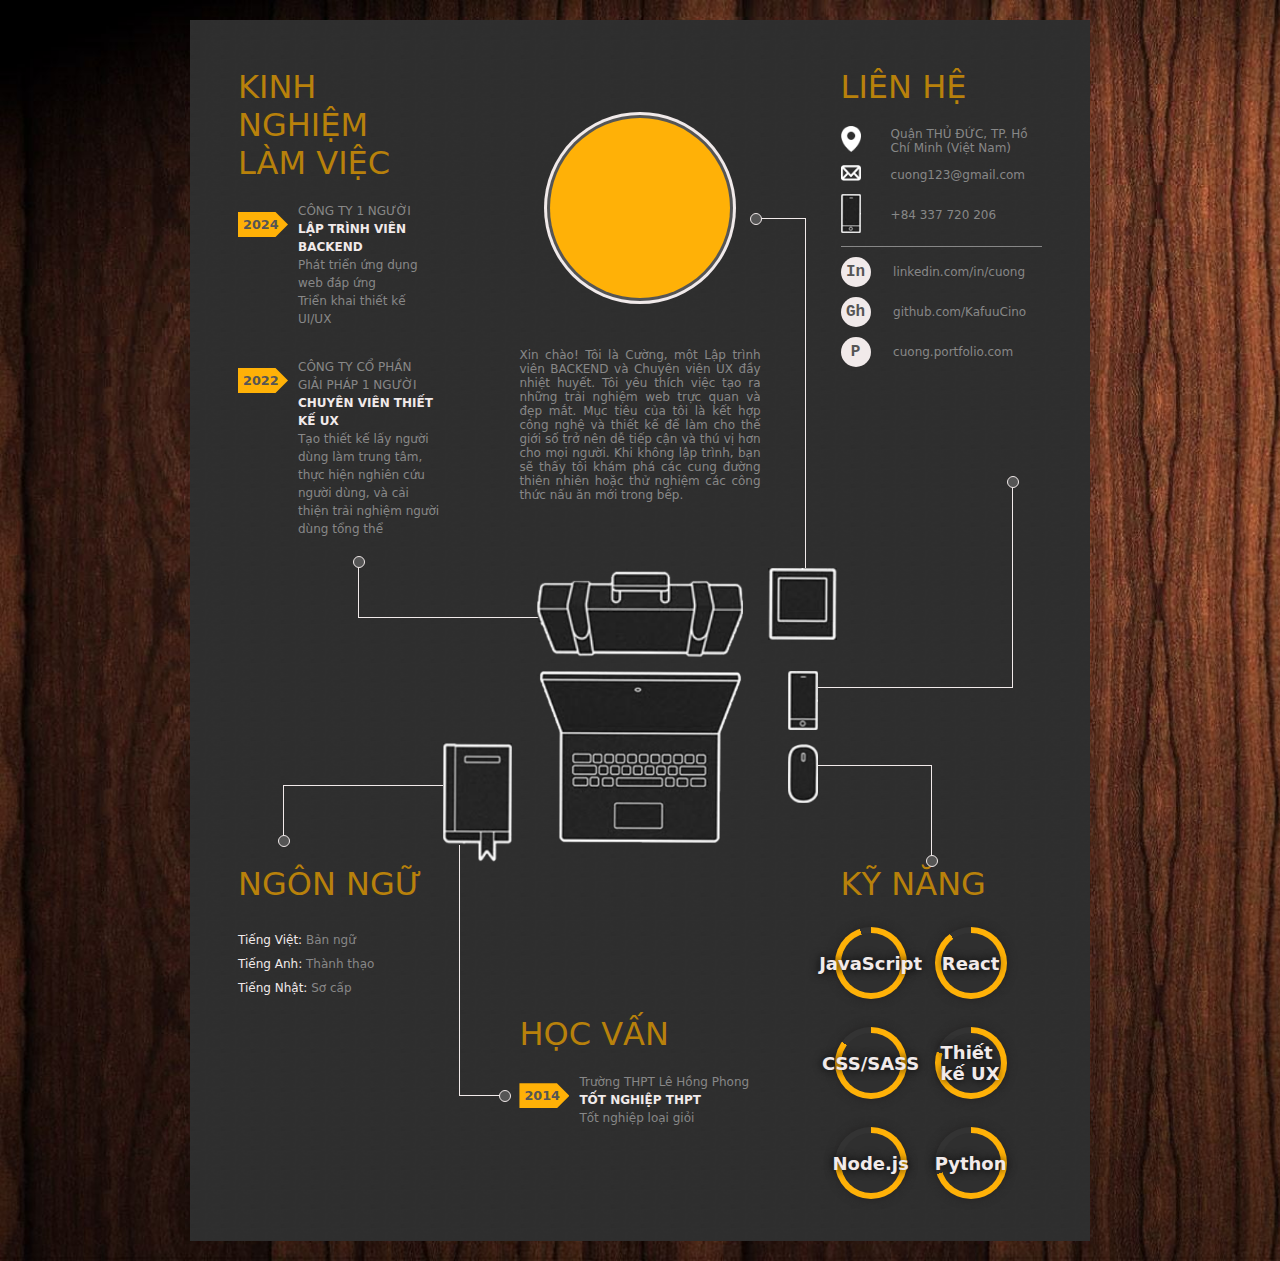
<file: index.html>
<!DOCTYPE html>
<html lang="en">
<head>
    <meta charset="UTF-8">
    <title>Document</title>
    <link rel="stylesheet" href="style.css">
</head>
<body>
    <div class="container">

        <div class="row1">
            <div class="work">
                <div class="title">
                    KINH NGHIỆM <br>
                    LÀM VIỆC
                </div>
                <div class="list">
                    <div class="item">
                        <div class="year"><span>2024</span></div>
                        <div class="content">
                            <div class="company">CÔNG TY 1 NGƯỜI</div>
                            <div class="job">
                                LẬP TRÌNH VIÊN BACKEND
                            </div>
                            <div class="describe">
                                Phát triển ứng dụng web đáp ứng <br>
                                Triển khai thiết kế UI/UX
                            </div>
                        </div>
                    </div>
                    

                    <div class="item">
                        <div class="year"><span>2022</span></div>
                        <div class="content">
                            <div class="company">CÔNG TY CỔ PHẦN GIẢI PHÁP 1 NGƯỜI</div>
                            <div class="job">
                                CHUYÊN VIÊN THIẾT KẾ UX
                            </div>
                            <div class="describe">
                                Tạo thiết kế lấy người dùng làm trung tâm, 
                                thực hiện nghiên cứu người dùng, 
                                và cải thiện trải nghiệm người dùng tổng thể
                            </div>
                        </div>
                    </div>
                </div>
            </div>
            <div class="intro">
                <div class="avatar">
                </div>
                <div class="content">
                    Xin chào! Tôi là Cường, 
                    một Lập trình viên BACKEND và Chuyên viên UX đầy nhiệt huyết.
                    Tôi yêu thích việc tạo ra những trải nghiệm web trực quan và đẹp mắt.
                    Mục tiêu của tôi là kết hợp công nghệ và thiết kế
                    để làm cho thế giới số trở nên dễ tiếp cận và thú vị hơn cho mọi người.
                    Khi không lập trình, bạn sẽ thấy tôi khám phá các cung đường thiên nhiên
                    hoặc thử nghiệm các công thức nấu ăn mới trong bếp.
                </div>
            </div>
            <div class="contact">
                <div class="title">LIÊN HỆ</div>
                <ul>
                    <li>
                        <div>
                            <img src="images/loca.png">
                        </div>
                        <div>
                            Quận THỦ ĐỨC, TP. Hồ Chí Minh (Việt Nam)
                        </div>
                    </li>
                    <li>
                        <div>
                            <img src="images/email.png">
                        </div>
                        <div>
                            cuong123@gmail.com
                        </div>
                    </li>
                    <li>
                        <div>
                            <img src="images/phone.png">
                        </div>
                        <div>
                            +84 337 720 206
                        </div>
                    </li>
                </ul>

                <ul class="link">
                    <li>
                        <div>
                            In
                        </div>
                        <div>
                            linkedin.com/in/cuong
                        </div>
                    </li>
                    <li>
                        <div>
                            Gh
                        </div>
                        <div>
                            github.com/KafuuCino
                        </div>
                    </li>
                    <li>
                        <div>
                            P
                        </div>
                        <div>
                            cuong.portfolio.com
                        </div>
                    </li>
                </ul>
            </div>
        </div>

        <div class="row2">
            <div>
                <img src="images/bag.png" alt="">
            </div>
            <div>
                <img src="images/card.png" alt="">
            </div>
            <div>
                
            </div>
            <div>
                <img src="images/laptop.png" alt="">
            </div>
            <div>
                <img src="images/phone.png" alt="">
            </div>
            <div>
                <img src="images/book.png" alt="">
            </div>
            <div>
                <img src="images/mouse.png" alt="">
            </div>
        </div>

        <div class="row3">
            <div class="language">
                <div class="title">NGÔN NGỮ</div>
                <div>
                    <span>Tiếng Việt:</span> Bản ngữ
                </div>
                <div>
                    <span>Tiếng Anh:</span> Thành thạo
                </div>
                <div>
                    <span>Tiếng Nhật:</span> Sơ cấp
                </div>
            </div>
            <div class="education">
                <div class="title">HỌC VẤN</div>
                <div class="list">
                    
                    <div class="item">
                        <div class="year"><span>2014</span></div>
                        <div class="content">
                            <div class="company">Trường THPT Lê Hồng Phong</div>
                            <div class="job">
                                TỐT NGHIỆP THPT
                            </div>
                            <div class="describe">
                                Tốt nghiệp loại giỏi
                            </div>
                        </div>
                    </div>

                </div>
            </div>
            <div class="skill">
                <div class="title">KỸ NĂNG</div>
                <ul>
                    <li>
                        <div style="--point: 95"></div>
                        <span>JavaScript</span>
                    </li>
                    <li>
                        <div style="--point: 90"></div>
                        <span>React</span>
                    </li>
                    <li>
                        <div style="--point: 85"></div>
                        <span>CSS/SASS</span>
                    </li>
                    <li>
                        <div style="--point: 80"></div>
                        <span>Thiết kế UX</span>
                    </li>
                    <li>
                        <div style="--point: 75"></div>
                        <span>Node.js</span>
                    </li>
                    <li>
                        <div style="--point: 70"></div>
                        <span>Python</span>
                    </li>
                </ul>
            </div>
        </div>
    </div>
</body>
</html>
</file>
<file: style.css>
body{
    margin: 0;
    background-image: url(images/wood.jpg);
    background-size: cover;
    min-height: 100vh;
}
:root{
    --white: rgba(241, 234, 234);
    --light: #eee7;
    --yellow: #FFB107;
    --title: #b8810b;
    --dark: #555;
}
.container{
    width: 900px;
    background-image: url(images/bg.png);
    background-size: 30px;
    margin: 20px auto;
    padding: 3rem;
    box-sizing: border-box;
    color: var(--light);
    font-family: system-ui;
    font-size: 12px;
}
.name{
    text-align: center;
    font-size: 2.2rem;
    padding-bottom: 20px;
    color: var(--white);
}
.name span{
    font-weight: bold;
}
/* row1 */
.row1{
    display: grid;
    grid-template-columns: 1fr 30% 1fr;
    gap: 80px;
}
.title{
    color: var(--title);
    font-size: 2rem;
    margin-bottom: 20px;
    font-weight: 100;
}
.list{
    display: grid;
    gap: 30px;
    padding-bottom: 30px;
}
.list .item{
    display: grid;
    grid-template-columns: 50px 1fr;
    gap: 10px;
}
.list .item .year span{
    background-color: var(--yellow);
    color: var(--dark);
    font-weight: bold; 
    padding: 5px 15px 5px 5px;
    display: block;
    font-size: 0.8rem;
    transform: translateY(10px);
    clip-path: polygon(
        0% 0%, 75% 0%, 100% 50%, 75% 100%, 0% 100%
    );
}
.list .item .content{
    line-height: 18px;
}
.list .item .content .job{
    color: var(--white);
    font-weight: bold;
}

.contact ul{
    padding: 0;
    margin: 0;
    list-style: none;
}
.contact li{
    display: flex;
    justify-content: start;
    align-items: center;
    gap: 30px;
    margin-bottom: 10px;
}
.contact li img{
    width: 20px;
}
.contact .link{
    border-top: 1px solid var(--light);
    padding: 10px 0 0 0;
}
.contact .link li {
    gap: 22.5px;
}
.contact .link li div:nth-child(1){
    width: 30px;
    height: 30px;
    background-color: var(--white);
    color: var(--dark);
    display: flex;
    justify-content: center;
    align-items: center;
    font-weight: bold;
    line-height: 0;
    border-radius: 50%;
    font-size: large;
    font-family: monospace;
}

/* intro */
.intro{
    display: flex;
    flex-direction: column;
    justify-content: start;
    align-items: center;
    gap: 50px;
    padding-top: 50px;
}
.avatar{
    width: 180px;
    height: 180px;
    background-color: var(--yellow);
    border-radius: 50%;
    box-shadow: 
        0 0 0 3px var(--dark),
        0 0 0 6px var(--white)
        ;
    position: relative;
}
.avatar img{
    position: absolute;
    bottom: 0;
    width: 100%;
    height: 130%;
    border-bottom-left-radius: 41%;
    border-bottom-right-radius: 41%;
    object-fit: cover;
}
.intro .content{
    text-align: justify;
    padding-bottom: 50px;
}
.row2 img{
    width: 90%;
    position: relative;
    z-index: 1;
}
.row2 div{
    text-align: center;
}
.row2{
    width: 50%;
    margin: auto;
}
.row2{
    display: grid;
    grid-template-columns: 1fr 3fr 1fr;
    gap: 10px;
}
.row2 div:nth-child(1){
    grid-column-start: 2;
    grid-column-end: 3;
}
.row2 div:nth-child(4){
    grid-column-start: 2;
    grid-row-start: 2;
    grid-row-end: 4;
}
.row2 div:nth-child(5) img,
.row2 div:nth-child(7) img{
    width: 40%;
}


/* row 3 */

.row3{
    display: grid;
    grid-template-columns: 1fr 30% 1fr;
    gap: 80px;
}
.row3 .education{
    padding-top: 150px;
}
.skill ul{
    padding: 0;
    list-style: none;
    margin: 30px 0 0 0;
    display: grid;
    grid-template-columns: repeat(2, 60px);
    gap: 40px;
}
.skill li{
    height: 60px;
    position: relative;
    z-index: 1;
}
.skill li div{
    position: relative;
    width: 100%;
    height: 100%;
    border-radius: 50%;
    background-color: #2F2F2F;

}
.skill li div::before{
    position: absolute;
    left: -10%;
    top: -10%;
    width: 120%;
    height: 120%;
    content: '';
    background: conic-gradient(
        var(--yellow) 0 calc(var(--point) * 1%), 
        #333333 calc(var(--point) * 1%)
    );
    box-shadow: 0 0 10px #242323;
    border-radius: 50%;
    z-index: -1;
}
.skill li span{
    position: absolute;
    width: 100%;
    height: 100%;
    top: 0;
    left: 0;
    display: flex;
    justify-content: center;
    align-items: center;
    font-size: large;
    font-weight: bold;
    color: var(--white);
    text-shadow: 0 0 10px #000;
}
.language div span{
    color: var(--white);
}
.language div {
    padding-bottom: 10px;
}

/* pain */

.row3 .language::before,
.row3 .skill::before,
.row3 .education::before,
.row1 .intro::before,
.row1 .work::before,
.row1 .contact::before{
    position: absolute;
    width: var(--width);
    height: var(--height);
    content: '';
}
.row3 .language::after,
.row3 .skill::after,
.row3 .education::after,
.row1 .intro::after,
.row1 .work::after,
.row1 .contact::after{
    position: absolute;
    content: '';
    border: 1px solid var(--white);
    width: 10px;
    height: 10px;
    border-radius: 50%;
    background-color: var(--dark);
}



.row1 .contact{
    position: relative;
    --width: 100%;
    --height: 40%;
    --bottom: 120px;
    --left: 30px;
}


.row1 .contact::before{
    border-bottom: 1px solid var(--white);
    border-right: 1px solid var(--white);
    bottom: calc(-1 * var(--bottom));
    left: calc(-1 * var(--left));
}
.row1 .contact::after{
    bottom: calc(var(--height) - var(--bottom));
    left: calc(var(--width) - (var(--left) + 5px));
}


.row1 .intro{
    position: relative;
    --width: 20%;
    --height: calc(100% - 150px);
    --top: 150px;
    --right: 45px;
}
.row1 .intro::before{
    border-top: 1px solid var(--white);
    border-right: 1px solid var(--white);
    top: calc(var(--top));
    right: calc(-1 * var(--right));
}
.row1 .intro::after{
    top: calc(var(--top) - 5px);
    right: calc(var(--width) - (var(--right) + 5px));
}

.row1 .work{
    position: relative;
    --width: 100%;
    --height: 50px;
    --bottom: 50px;
    --left: 120px;
}
.row1 .work::before{
    border-bottom: 1px solid var(--white);
    border-left: 1px solid var(--white);
    bottom: calc(-1 * var(--bottom));
    left: calc(var(--left));
}
.row1 .work::after{
    bottom: calc(var(--height) - var(--bottom));
    left: calc(var(--left) - 5px);
}

.row3 .language{
    position: relative;
    --width: 100%;
    --height: 50px;
    --top: -80px;
    --left: 45px;
}
.row3 .language::before{
    border-top: 1px solid var(--white);
    border-left: 1px solid var(--white);
    top: calc(var(--top));
    left: calc(var(--left));
}
.row3 .language::after{
    left: calc(var(--left) - 5px);
    top: calc(var(--height) + var(--top));
}

.row3 .education{
    position: relative;
    --width: 40px;
    --height: 250px;
    --top: -20px;
    --left: 60px;
}
.row3 .education::before{
    border-bottom: 1px solid var(--white);
    border-left: 1px solid var(--white);
    top: calc(var(--top));
    left: calc(-1 * var(--left));
}
.row3 .education::after{
    left: calc(var(--width) - var(--left));
    top: calc(var(--height) + var(--top) - 5px);
}

.row3 .skill{
    position: relative;
    --width: 60%;
    --height: 90px;
    --top: -100px;
    --left: 30px;
}
.row3 .skill::before{
    border-top: 1px solid var(--white);
    border-right: 1px solid var(--white);
    top: calc(var(--top));
    left: calc(-1 * var(--left));
}
.row3 .skill::after{
    left: calc(var(--width) - var(--left)  - 5px);
    top: calc(var(--height) + var(--top));
}
</file>
